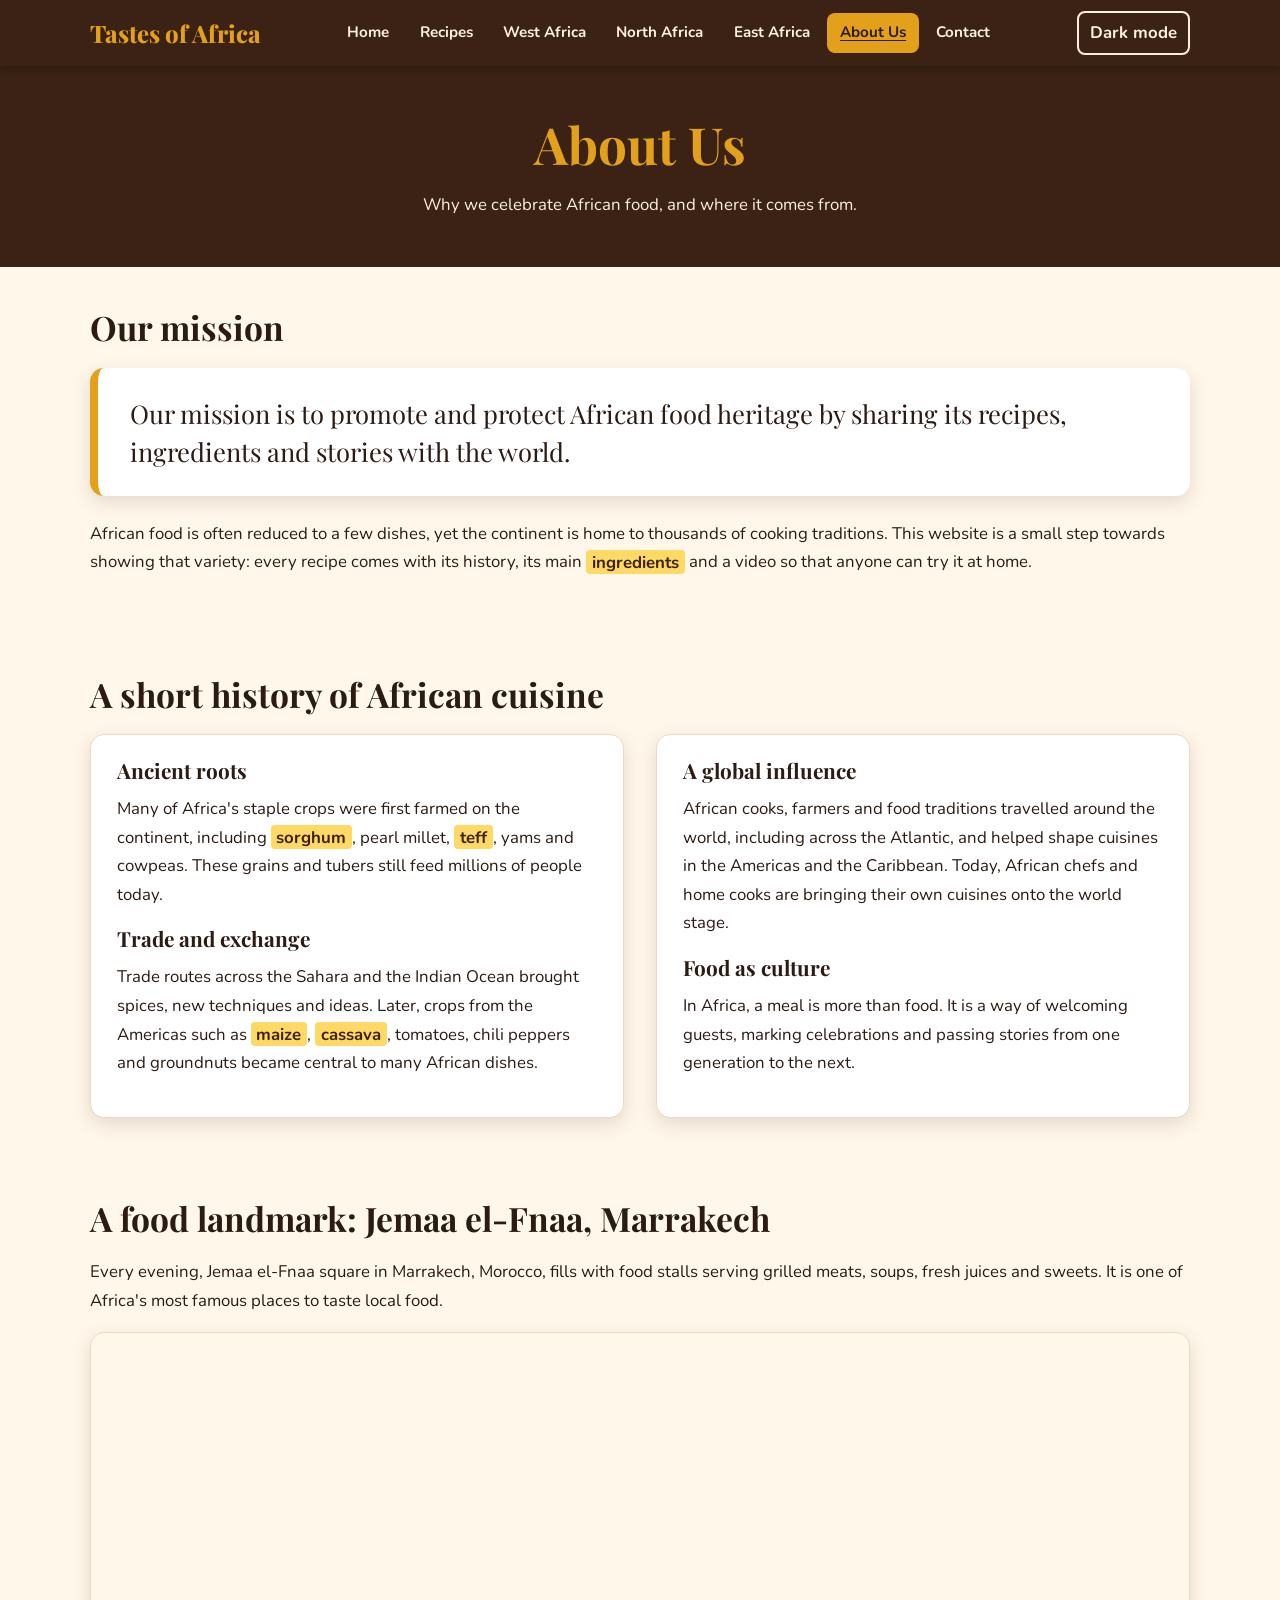
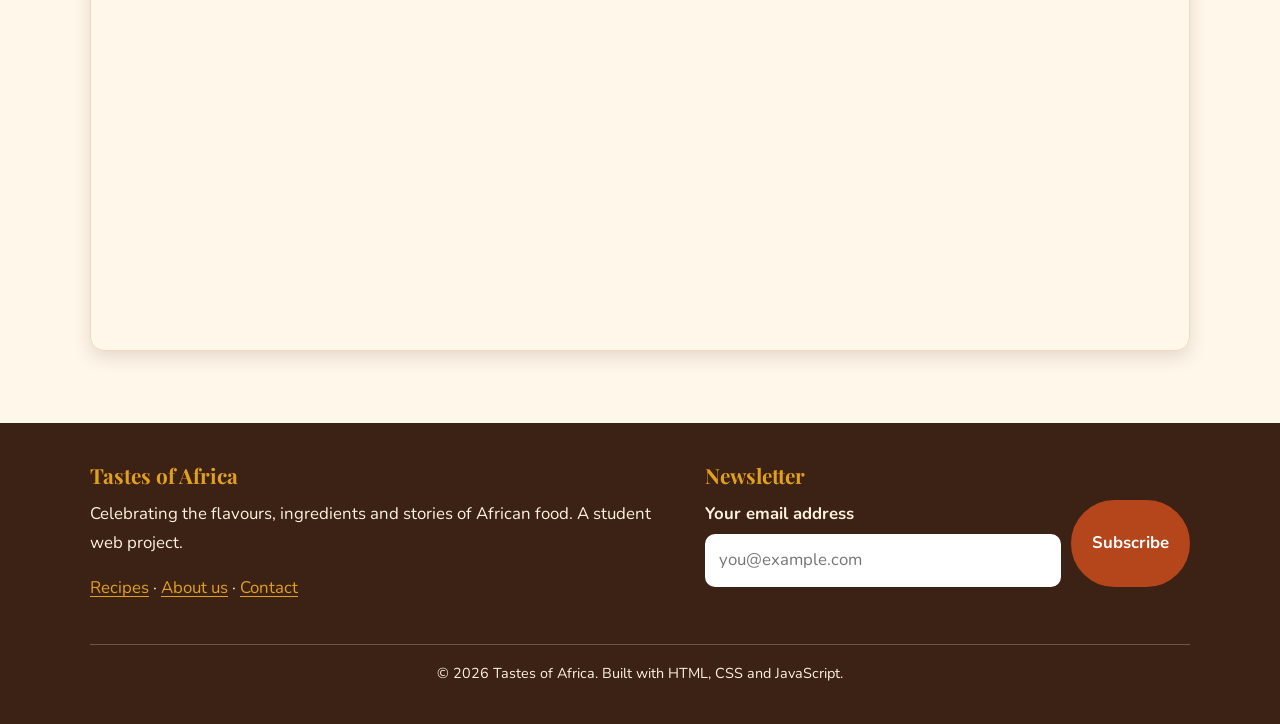
<file: about.html>
<!DOCTYPE html>
<html lang="en">
<head>
  <meta charset="UTF-8">
  <meta name="viewport" content="width=device-width, initial-scale=1">
  <title>About Us | Tastes of Africa</title>
  <meta name="description" content="Our mission to promote African food heritage and a short history of African cuisine.">
  <link rel="preconnect" href="https://fonts.googleapis.com">
  <link rel="preconnect" href="https://fonts.gstatic.com" crossorigin>
  <link href="https://fonts.googleapis.com/css2?family=Nunito:wght@400;600;700;800&family=Playfair+Display:wght@700;800&display=swap" rel="stylesheet">
  <link rel="stylesheet" href="styles.css">
  <script src="script.js" defer></script>
</head>
<body>
  <a class="skip-link" href="#main">Skip to main content</a>
  <header class="site-header">
    <div class="container header-inner">
      <a class="logo" href="index.html">Tastes of Africa</a>
      <nav id="site-nav" class="site-nav" aria-label="Main navigation">
        <ul class="nav-list">
          <li><a href="index.html">Home</a></li>
          <li><a href="recipes.html">Recipes</a></li>
          <li><a href="west-africa.html">West Africa</a></li>
          <li><a href="north-africa.html">North Africa</a></li>
          <li><a href="east-africa.html">East Africa</a></li>
          <li><a href="about.html" aria-current="page">About Us</a></li>
          <li><a href="contact.html">Contact</a></li>
        </ul>
      </nav>
      <div class="header-tools">
        <button type="button" id="theme-toggle" class="icon-btn" aria-pressed="false">Dark mode</button>
        <button type="button" id="menu-toggle" class="icon-btn menu-toggle" aria-expanded="false" aria-controls="site-nav">Menu</button>
      </div>
    </div>
  </header>

  <main id="main">
    <div class="page-hero">
      <div class="container">
        <h1>About Us</h1>
        <p>Why we celebrate African food, and where it comes from.</p>
      </div>
    </div>

    <div class="container">
      <section aria-labelledby="mission-title">
        <h2 id="mission-title">Our mission</h2>
        <blockquote class="mission">
          Our mission is to promote and protect African food heritage by sharing its recipes, ingredients and stories with the world.
        </blockquote>
        <p>African food is often reduced to a few dishes, yet the continent is home to thousands of cooking traditions. This website is a small step towards showing that variety: every recipe comes with its history, its main <mark>ingredients</mark> and a video so that anyone can try it at home.</p>
      </section>

      <section aria-labelledby="history-title">
        <h2 id="history-title">A short history of African cuisine</h2>
        <div class="two-col">
          <div class="panel">
            <h3>Ancient roots</h3>
            <p>Many of Africa's staple crops were first farmed on the continent, including <mark>sorghum</mark>, pearl millet, <mark>teff</mark>, yams and cowpeas. These grains and tubers still feed millions of people today.</p>
            <h3>Trade and exchange</h3>
            <p>Trade routes across the Sahara and the Indian Ocean brought spices, new techniques and ideas. Later, crops from the Americas such as <mark>maize</mark>, <mark>cassava</mark>, tomatoes, chili peppers and groundnuts became central to many African dishes.</p>
          </div>
          <div class="panel">
            <h3>A global influence</h3>
            <p>African cooks, farmers and food traditions travelled around the world, including across the Atlantic, and helped shape cuisines in the Americas and the Caribbean. Today, African chefs and home cooks are bringing their own cuisines onto the world stage.</p>
            <h3>Food as culture</h3>
            <p>In Africa, a meal is more than food. It is a way of welcoming guests, marking celebrations and passing stories from one generation to the next.</p>
          </div>
        </div>
      </section>

      <section aria-labelledby="landmark-title">
        <h2 id="landmark-title">A food landmark: Jemaa el-Fnaa, Marrakech</h2>
        <p>Every evening, Jemaa el-Fnaa square in Marrakech, Morocco, fills with food stalls serving grilled meats, soups, fresh juices and sweets. It is one of Africa's most famous places to taste local food.</p>
        <div class="map"><iframe src="https://www.google.com/maps?q=Jemaa+el-Fnaa%2C+Marrakech%2C+Morocco&amp;output=embed" title="Map of Jemaa el-Fnaa square in Marrakech, Morocco" loading="lazy" referrerpolicy="no-referrer-when-downgrade" allowfullscreen></iframe></div>
      </section>
    </div>
  </main>

  <footer class="site-footer">
    <div class="container">
      <div class="footer-grid">
        <div>
          <h2>Tastes of Africa</h2>
          <p>Celebrating the flavours, ingredients and stories of African food. A student web project.</p>
          <p><a href="recipes.html">Recipes</a> &middot; <a href="about.html">About us</a> &middot; <a href="contact.html">Contact</a></p>
        </div>
        <div>
          <h2>Newsletter</h2>
          <form class="newsletter-form">
            <div class="field-wrap">
              <label for="newsletter-email">Your email address</label>
              <input type="email" id="newsletter-email" name="newsletter-email" placeholder="you@example.com" required>
            </div>
            <button type="submit" class="btn">Subscribe</button>
          </form>
          <p class="newsletter-msg" role="status"></p>
        </div>
      </div>
      <p class="copyright">&copy; 2026 Tastes of Africa. Built with HTML, CSS and JavaScript.</p>
    </div>
  </footer>
</body>
</html>
</file>
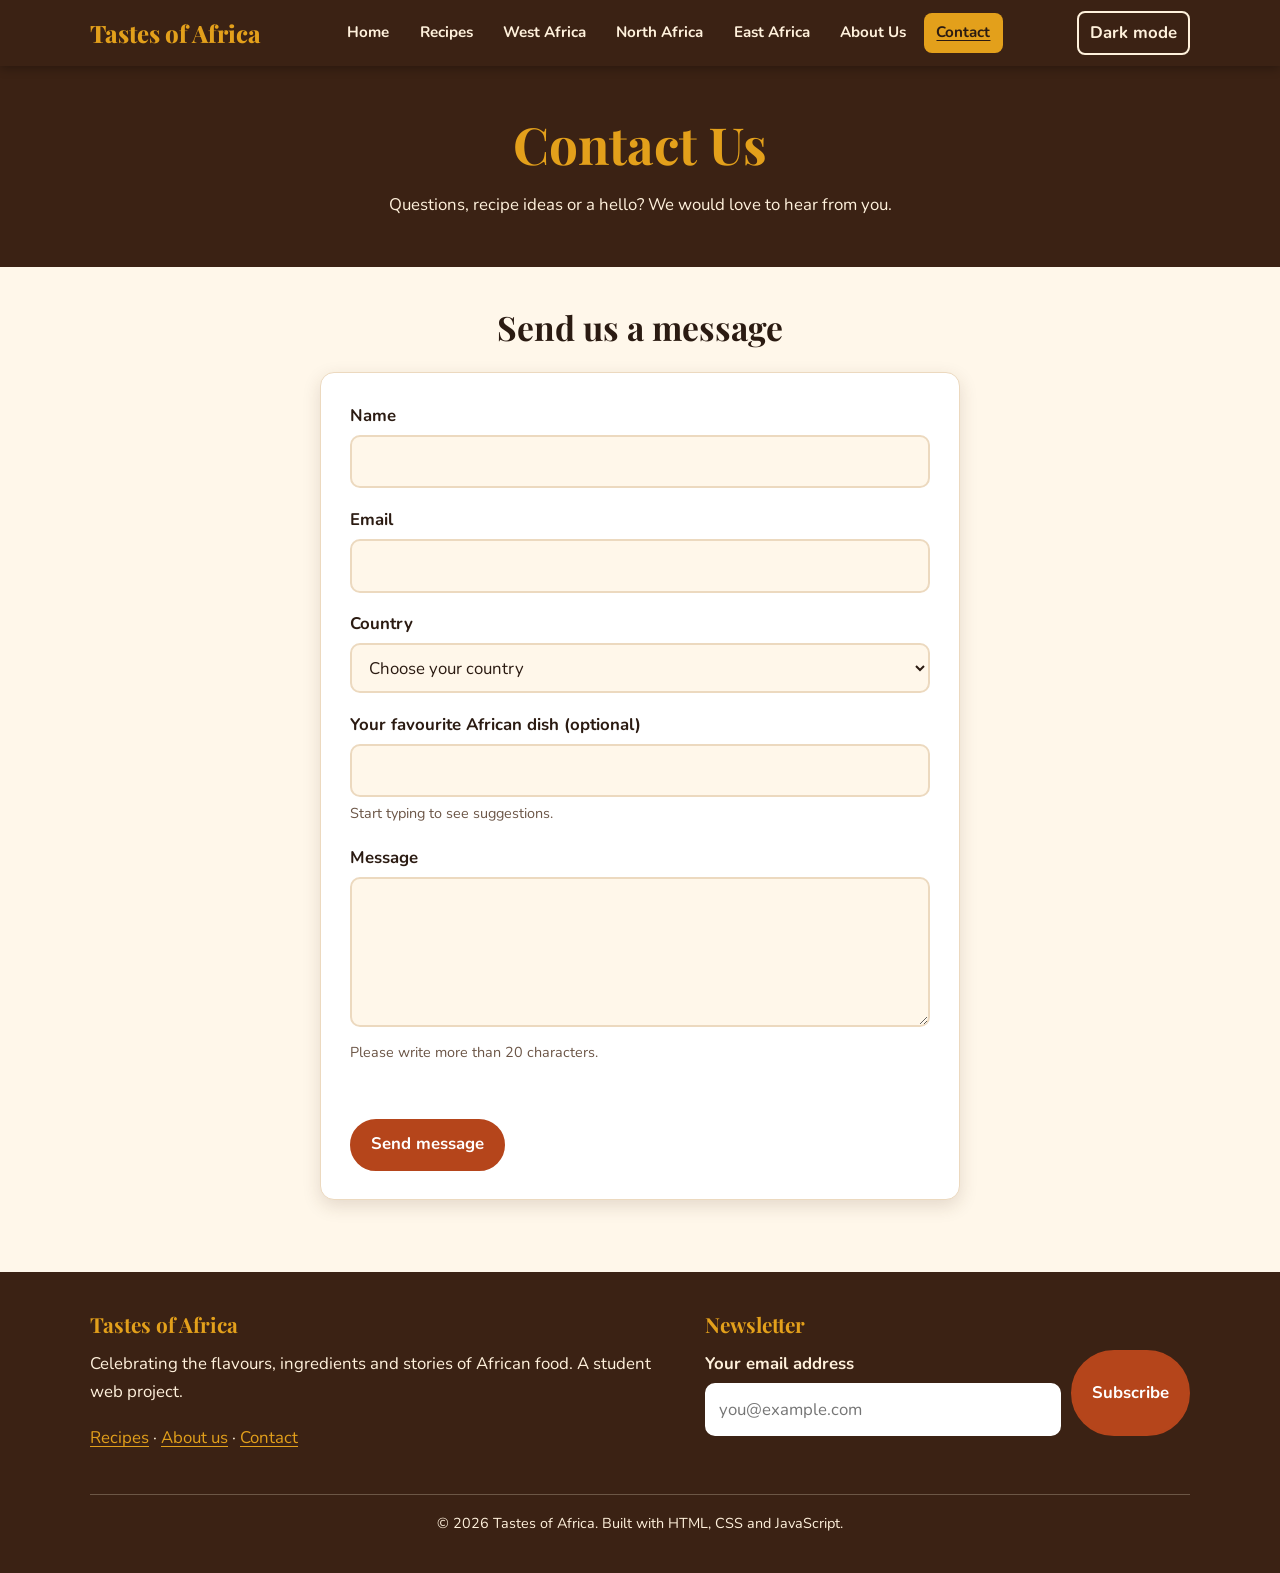
<file: contact.html>
<!DOCTYPE html>
<html lang="en">
<head>
  <meta charset="UTF-8">
  <meta name="viewport" content="width=device-width, initial-scale=1">
  <title>Contact | Tastes of Africa</title>
  <meta name="description" content="Get in touch with the Tastes of Africa team.">
  <link rel="preconnect" href="https://fonts.googleapis.com">
  <link rel="preconnect" href="https://fonts.gstatic.com" crossorigin>
  <link href="https://fonts.googleapis.com/css2?family=Nunito:wght@400;600;700;800&family=Playfair+Display:wght@700;800&display=swap" rel="stylesheet">
  <link rel="stylesheet" href="styles.css">
  <script src="script.js" defer></script>
</head>
<body>
  <a class="skip-link" href="#main">Skip to main content</a>
  <header class="site-header">
    <div class="container header-inner">
      <a class="logo" href="index.html">Tastes of Africa</a>
      <nav id="site-nav" class="site-nav" aria-label="Main navigation">
        <ul class="nav-list">
          <li><a href="index.html">Home</a></li>
          <li><a href="recipes.html">Recipes</a></li>
          <li><a href="west-africa.html">West Africa</a></li>
          <li><a href="north-africa.html">North Africa</a></li>
          <li><a href="east-africa.html">East Africa</a></li>
          <li><a href="about.html">About Us</a></li>
          <li><a href="contact.html" aria-current="page">Contact</a></li>
        </ul>
      </nav>
      <div class="header-tools">
        <button type="button" id="theme-toggle" class="icon-btn" aria-pressed="false">Dark mode</button>
        <button type="button" id="menu-toggle" class="icon-btn menu-toggle" aria-expanded="false" aria-controls="site-nav">Menu</button>
      </div>
    </div>
  </header>

  <main id="main">
    <div class="page-hero">
      <div class="container">
        <h1>Contact Us</h1>
        <p>Questions, recipe ideas or a hello? We would love to hear from you.</p>
      </div>
    </div>

    <section aria-labelledby="form-title">
      <div class="container">
        <h2 id="form-title" class="section-title">Send us a message</h2>

        <form id="contact-form" class="form-card">
          <div class="form-field">
            <label for="name">Name</label>
            <input type="text" id="name" name="name" autocomplete="name" required>
          </div>

          <div class="form-field">
            <label for="email">Email</label>
            <input type="email" id="email" name="email" autocomplete="email" required>
          </div>

          <div class="form-field">
            <label for="country">Country</label>
            <select id="country" name="country" required>
              <option value="" selected disabled>Choose your country</option>
            <option value="Rwanda">Rwanda</option>
            <option value="Nigeria">Nigeria</option>
            <option value="Ghana">Ghana</option>
            <option value="Senegal">Senegal</option>
            <option value="Kenya">Kenya</option>
            <option value="Uganda">Uganda</option>
            <option value="Tanzania">Tanzania</option>
            <option value="Ethiopia">Ethiopia</option>
            <option value="Morocco">Morocco</option>
            <option value="Egypt">Egypt</option>
            <option value="South Africa">South Africa</option>
            <option value="Other">Other</option>
            </select>
          </div>

          <div class="form-field">
            <label for="dish">Your favourite African dish (optional)</label>
            <input type="text" id="dish" name="dish" list="dish-suggestions" autocomplete="off">
            <datalist id="dish-suggestions">
            <option value="Jollof Rice">
            <option value="Injera">
            <option value="Chicken Tagine">
            <option value="Isombe">
            <option value="Bunny Chow">
            <option value="Ugali">
            <option value="Couscous">
            </datalist>
            <p class="hint">Start typing to see suggestions.</p>
          </div>

          <div class="form-field">
            <label for="message">Message</label>
            <textarea id="message" name="message" aria-describedby="message-error" required></textarea>
            <p class="hint">Please write more than 20 characters.</p>
          </div>

          <p id="message-error" class="error-msg" role="alert"></p>
          <button type="submit" class="btn">Send message</button>
        </form>

        <div id="confirmation" class="confirmation hidden" tabindex="-1" role="status">
          <h2>Message sent</h2>
          <p id="confirmation-text"></p>
          <a class="btn" href="index.html">Back to home</a>
        </div>
      </div>
    </section>
  </main>

  <footer class="site-footer">
    <div class="container">
      <div class="footer-grid">
        <div>
          <h2>Tastes of Africa</h2>
          <p>Celebrating the flavours, ingredients and stories of African food. A student web project.</p>
          <p><a href="recipes.html">Recipes</a> &middot; <a href="about.html">About us</a> &middot; <a href="contact.html">Contact</a></p>
        </div>
        <div>
          <h2>Newsletter</h2>
          <form class="newsletter-form">
            <div class="field-wrap">
              <label for="newsletter-email">Your email address</label>
              <input type="email" id="newsletter-email" name="newsletter-email" placeholder="you@example.com" required>
            </div>
            <button type="submit" class="btn">Subscribe</button>
          </form>
          <p class="newsletter-msg" role="status"></p>
        </div>
      </div>
      <p class="copyright">&copy; 2026 Tastes of Africa. Built with HTML, CSS and JavaScript.</p>
    </div>
  </footer>
</body>
</html>
</file>
<file: styles.css>
/* ==========================================================
   Tastes of Africa - styles.css
   Palette inspired by African spices and landscapes:
   terracotta red, mustard yellow, deep earth brown, cream.
   ========================================================== */

/* ---------- Theme colours (light is the default) ---------- */
:root {
  --bg: #fff7ea;
  --surface: #ffffff;
  --text: #2b1b12;
  --muted: #6b5546;
  --primary: #b5451b;       /* terracotta */
  --primary-hover: #8f3412;
  --on-primary: #ffffff;
  --accent: #e3a01b;        /* mustard */
  --earth: #3b2214;         /* deep brown (header, footer) */
  --on-earth: #fff1dc;
  --border: #ecd9bf;
  --mark-bg: #ffd966;
  --mark-text: #3b2214;
  --shadow: 0 6px 18px rgba(74, 44, 26, 0.15);
  --radius: 14px;
}

/* Dark theme: switched by JavaScript with data-theme="dark" */
[data-theme="dark"] {
  --bg: #1d130d;
  --surface: #2a1c13;
  --text: #f6e9d8;
  --muted: #cdb79f;
  --primary: #e07a4d;
  --primary-hover: #f0946a;
  --on-primary: #1d130d;
  --accent: #f0b73a;
  --earth: #120b07;
  --border: #4a3324;
  --mark-bg: #c98f12;
  --mark-text: #1d130d;
  --shadow: 0 6px 18px rgba(0, 0, 0, 0.5);
}

/* ---------- Base ---------- */
*,
*::before,
*::after {
  box-sizing: border-box;
}

html {
  font-size: 100%;
  scroll-behavior: smooth;
}

body {
  margin: 0;
  font-family: "Nunito", system-ui, -apple-system, "Segoe UI", sans-serif;
  font-size: 1.05rem;
  line-height: 1.7;
  color: var(--text);
  background: var(--bg);
}

h1,
h2,
h3 {
  font-family: "Playfair Display", Georgia, serif;
  line-height: 1.2;
  margin: 0 0 0.6em;
}

h1 { font-size: clamp(2rem, 5vw, 3.2rem); }
h2 { font-size: clamp(1.5rem, 3.5vw, 2.1rem); }
h3 { font-size: 1.3rem; }

p { margin: 0 0 1em; }

img {
  max-width: 100%;
  height: auto;
  display: block;
}

a {
  color: var(--primary);
  text-underline-offset: 3px;
}
a:hover { color: var(--primary-hover); }

/* Highlighted ingredients / spices */
mark {
  background: var(--mark-bg);
  color: var(--mark-text);
  padding: 0.05em 0.35em;
  border-radius: 4px;
  font-weight: 700;
}

/* Visible keyboard focus everywhere */
a:focus-visible,
button:focus-visible,
input:focus-visible,
select:focus-visible,
textarea:focus-visible,
summary:focus-visible {
  outline: 3px solid var(--accent);
  outline-offset: 2px;
}

.skip-link {
  position: absolute;
  left: -999px;
  top: 0;
  background: var(--accent);
  color: #000;
  padding: 0.6rem 1rem;
  z-index: 200;
}
.skip-link:focus { left: 0; }

.hidden { display: none !important; }

.container {
  width: min(1100px, 92%);
  margin-inline: auto;
}

section { padding: 2.5rem 0; }

/* ---------- Header and navigation ---------- */
.site-header {
  background: var(--earth);
  color: var(--on-earth);
  position: sticky;
  top: 0;
  z-index: 100;
  box-shadow: 0 2px 10px rgba(0, 0, 0, 0.3);
}

.header-inner {
  display: flex;
  align-items: center;
  justify-content: space-between;
  gap: 1rem;
  padding: 0.7rem 0;
}

.logo {
  font-family: "Playfair Display", Georgia, serif;
  font-size: 1.5rem;
  font-weight: 800;
  color: var(--accent);
  text-decoration: none;
}
.logo:hover { color: #fff; }

.nav-list {
  list-style: none;
  display: flex;
  gap: 0.3rem;
  margin: 0;
  padding: 0;
  flex-wrap: wrap;
}

.nav-list a {
  display: block;
  padding: 0.45rem 0.8rem;
  color: var(--on-earth);
  text-decoration: none;
  border-radius: 8px;
  font-weight: 700;
  font-size: 0.95rem;
  transition: background 0.2s, color 0.2s;
}

/* Hover effect: colour change + underline */
.nav-list a:hover,
.nav-list a[aria-current="page"] {
  background: var(--accent);
  color: #2b1b12;
  text-decoration: underline;
}

.header-tools { display: flex; gap: 0.5rem; align-items: center; }

.icon-btn {
  background: transparent;
  color: var(--on-earth);
  border: 2px solid var(--on-earth);
  border-radius: 8px;
  padding: 0.35rem 0.7rem;
  font: inherit;
  font-weight: 700;
  cursor: pointer;
}
.icon-btn:hover { background: var(--on-earth); color: var(--earth); }

.menu-toggle { display: none; }

/* ---------- Buttons ---------- */
.btn {
  display: inline-block;
  background: var(--primary);
  color: var(--on-primary);
  border: 2px solid var(--primary);
  padding: 0.6rem 1.2rem;
  border-radius: 999px;
  font: inherit;
  font-weight: 700;
  text-decoration: none;
  cursor: pointer;
  transition: transform 0.15s, background 0.2s;
}
.btn:hover {
  background: var(--primary-hover);
  border-color: var(--primary-hover);
  color: var(--on-primary);
  transform: translateY(-2px);
}
.btn-outline {
  background: transparent;
  color: var(--primary);
}
.btn-outline:hover { color: var(--on-primary); }

/* Favorite heart button */
.fav-btn {
  background: var(--surface);
  color: var(--text);
  border: 2px solid var(--border);
  border-radius: 999px;
  padding: 0.5rem 1rem;
  font: inherit;
  font-weight: 700;
  cursor: pointer;
}
.fav-btn .heart { color: #9a9a9a; font-size: 1.1em; transition: color 0.2s; }
.fav-btn:hover { border-color: #d62828; }
.fav-btn.active { border-color: #d62828; }
.fav-btn.active .heart { color: #d62828; }   /* the heart turns red */

/* ---------- Hero ---------- */
.hero {
  color: #fff;
  padding: 4rem 0;
  background:
    linear-gradient(rgba(40, 18, 8, 0.72), rgba(40, 18, 8, 0.72)),
    url("https://img.youtube.com/vi/1zyDUkdVZ0E/hqdefault.jpg") center / cover no-repeat,
    #3b2214;
}

.hero-grid {
  display: grid;
  grid-template-columns: 1fr 1fr;
  gap: 2.5rem;
  align-items: center;
}

.hero h1 { color: #fff; }
.hero .accent { color: var(--accent); }
.hero p { font-size: 1.15rem; max-width: 36ch; }
.hero-actions { display: flex; gap: 0.8rem; flex-wrap: wrap; }
.hero .btn-outline { color: #fff; border-color: #fff; }
.hero .btn-outline:hover { background: #fff; color: #3b2214; }

/* Responsive 16:9 video frame */
.video {
  position: relative;
  aspect-ratio: 16 / 9;
  border-radius: var(--radius);
  overflow: hidden;
  box-shadow: var(--shadow);
  background: #000;
}
.video iframe {
  position: absolute;
  inset: 0;
  width: 100%;
  height: 100%;
  border: 0;
}

.map {
  aspect-ratio: 16 / 9;
  border-radius: var(--radius);
  overflow: hidden;
  box-shadow: var(--shadow);
  border: 1px solid var(--border);
}
.map iframe { width: 100%; height: 100%; border: 0; }

/* ---------- Cards ---------- */
.section-title { text-align: center; margin-bottom: 1.5rem; }
.section-title p { color: var(--muted); max-width: 60ch; margin-inline: auto; }

.card-grid {
  display: grid;
  grid-template-columns: repeat(auto-fit, minmax(240px, 1fr));
  gap: 1.5rem;
}

.card {
  background: var(--surface);
  border: 1px solid var(--border);
  border-radius: var(--radius);
  box-shadow: var(--shadow);
  overflow: hidden;
  display: flex;
  flex-direction: column;
  transition: transform 0.2s, box-shadow 0.2s;
}
.card:hover { transform: translateY(-4px); }

.card figure { margin: 0; position: relative; }
.card figure img {
  width: 100%;
  aspect-ratio: 4 / 3;
  object-fit: cover;
  background: var(--border);
}
.card figcaption {
  position: absolute;
  left: 0;
  right: 0;
  bottom: 0;
  padding: 0.4rem 0.8rem;
  font-size: 0.85rem;
  font-weight: 700;
  color: #fff;
  background: linear-gradient(transparent, rgba(0, 0, 0, 0.75));
}

.card-body { padding: 1rem 1.2rem 1.3rem; display: flex; flex-direction: column; flex: 1; }
.card-body p { color: var(--muted); flex: 1; }
.card-actions { display: flex; gap: 0.6rem; flex-wrap: wrap; align-items: center; }

/* Region cards */
.region-card {
  padding: 1.6rem;
  text-decoration: none;
  color: var(--text);
  border-top: 6px solid var(--accent);
}
.region-card h3 { color: var(--primary); }
.region-card:hover { color: var(--text); }
.region-card .more { font-weight: 700; color: var(--primary); }

/* Trend articles */
.trend-grid {
  display: grid;
  grid-template-columns: repeat(auto-fit, minmax(260px, 1fr));
  gap: 1.5rem;
}
.trend {
  background: var(--surface);
  border-left: 6px solid var(--primary);
  border-radius: var(--radius);
  padding: 1.2rem 1.4rem;
  box-shadow: var(--shadow);
}
.trend h3 { margin-bottom: 0.4em; }
.trend p { margin: 0; color: var(--muted); }

/* ---------- Filters (recipes page) ---------- */
.filters {
  display: flex;
  flex-wrap: wrap;
  gap: 0.6rem;
  justify-content: center;
  margin-bottom: 1.2rem;
}
.filter-btn {
  background: var(--surface);
  color: var(--text);
  border: 2px solid var(--primary);
  border-radius: 999px;
  padding: 0.5rem 1.1rem;
  font: inherit;
  font-weight: 700;
  cursor: pointer;
}
.filter-btn:hover { background: var(--border); }
.filter-btn.active {
  background: var(--primary);
  color: var(--on-primary);
}
.fav-summary { text-align: center; color: var(--muted); }

/* ---------- Page headings ---------- */
.page-hero {
  background: var(--earth);
  color: var(--on-earth);
  text-align: center;
  padding: 3rem 0;
}
.page-hero h1 { color: var(--accent); margin-bottom: 0.3em; }
.page-hero p { margin: 0 auto; max-width: 60ch; }

/* ---------- Recipe pages ---------- */
.breadcrumb { font-size: 0.95rem; color: var(--muted); }
.recipe-head {
  display: flex;
  justify-content: space-between;
  align-items: flex-start;
  gap: 1rem;
  flex-wrap: wrap;
}
.recipe-hero {
  margin: 0 0 1rem;
  border-radius: var(--radius);
  overflow: hidden;
  box-shadow: var(--shadow);
}
.recipe-hero img { width: 100%; max-height: 420px; object-fit: cover; background: var(--border); }
.recipe-hero figcaption {
  padding: 0.6rem 1rem;
  background: var(--surface);
  color: var(--muted);
  font-size: 0.92rem;
}

.recipe-layout {
  display: grid;
  grid-template-columns: 1fr 1fr;
  gap: 2rem;
}

.panel {
  background: var(--surface);
  border: 1px solid var(--border);
  border-radius: var(--radius);
  padding: 1.4rem 1.6rem;
  box-shadow: var(--shadow);
}

table {
  width: 100%;
  border-collapse: collapse;
}
caption {
  text-align: left;
  font-weight: 700;
  padding-bottom: 0.5rem;
  color: var(--muted);
}
th,
td {
  text-align: left;
  padding: 0.6rem 0.8rem;
  border-bottom: 1px solid var(--border);
}
thead th { background: var(--primary); color: var(--on-primary); }
tbody th { width: 40%; color: var(--primary); }

.servings {
  display: flex;
  align-items: center;
  gap: 0.6rem;
  margin-bottom: 1rem;
  flex-wrap: wrap;
}
.servings input { width: 5rem; }

.ingredients { padding-left: 1.2rem; margin: 0; }
.ingredients li { margin-bottom: 0.35rem; }
.ingredients .amount { font-weight: 800; color: var(--primary); }

details {
  background: var(--surface);
  border: 1px solid var(--border);
  border-radius: 10px;
  margin-bottom: 0.8rem;
  box-shadow: var(--shadow);
}
summary {
  cursor: pointer;
  padding: 0.8rem 1.1rem;
  font-weight: 800;
  color: var(--primary);
  list-style-position: inside;
}
details[open] summary { border-bottom: 1px solid var(--border); }
details ol { margin: 0; padding: 1rem 1.2rem 1rem 2.4rem; }
details li { margin-bottom: 0.5rem; }

.recipe-nav {
  display: flex;
  justify-content: space-between;
  gap: 1rem;
  flex-wrap: wrap;
}

/* ---------- Region pages ---------- */
.two-col {
  display: grid;
  grid-template-columns: 1fr 1fr;
  gap: 2rem;
}
.tag-list { list-style: none; padding: 0; display: flex; flex-wrap: wrap; gap: 0.5rem; margin: 0 0 1rem; }
.tag-list li {
  background: var(--border);
  padding: 0.25rem 0.8rem;
  border-radius: 999px;
  font-weight: 700;
  font-size: 0.92rem;
}

/* ---------- About ---------- */
.mission {
  background: var(--surface);
  border-left: 8px solid var(--accent);
  padding: 1.6rem 2rem;
  border-radius: var(--radius);
  box-shadow: var(--shadow);
  font-family: "Playfair Display", Georgia, serif;
  font-size: clamp(1.2rem, 2.8vw, 1.6rem);
  line-height: 1.5;
  margin: 0 0 1.5rem;
}

/* ---------- Forms ---------- */
.form-card {
  background: var(--surface);
  border: 1px solid var(--border);
  border-radius: var(--radius);
  padding: 1.8rem;
  box-shadow: var(--shadow);
  max-width: 640px;
  margin-inline: auto;
}

.form-field { margin-bottom: 1.1rem; }
label { display: block; font-weight: 700; margin-bottom: 0.3rem; }

input,
select,
textarea {
  width: 100%;
  font: inherit;
  color: var(--text);
  background: var(--bg);
  border: 2px solid var(--border);
  border-radius: 10px;
  padding: 0.65rem 0.8rem;
  transition: border-color 0.2s, box-shadow 0.2s;
}
textarea { min-height: 150px; resize: vertical; }

/* Focus states: border glow */
input:focus,
select:focus,
textarea:focus {
  outline: none;
  border-color: var(--primary);
  box-shadow: 0 0 0 4px rgba(227, 160, 27, 0.45);
}

.error-msg {
  color: #b42318;
  font-weight: 700;
  min-height: 1.4em;
  margin: 0 0 0.8rem;
}
[data-theme="dark"] .error-msg { color: #ff9b8f; }

.hint { color: var(--muted); font-size: 0.9rem; margin-top: 0.25rem; }

.confirmation {
  text-align: center;
  background: var(--surface);
  border: 3px solid var(--accent);
  border-radius: var(--radius);
  padding: 2.4rem 1.6rem;
  max-width: 640px;
  margin-inline: auto;
  box-shadow: var(--shadow);
}
.confirmation h2 { color: var(--primary); }

/* ---------- Footer ---------- */
.site-footer {
  background: var(--earth);
  color: var(--on-earth);
  padding: 2.5rem 0 1.5rem;
  margin-top: 2rem;
}
.footer-grid {
  display: grid;
  grid-template-columns: 1.2fr 1fr;
  gap: 2rem;
  align-items: start;
}
.site-footer h2 { font-size: 1.3rem; color: var(--accent); }
.site-footer a { color: var(--accent); }
.site-footer input {
  background: #fff;
  color: #2b1b12;
  border-color: #fff;
}
.newsletter-form { display: flex; gap: 0.6rem; flex-wrap: wrap; }
.newsletter-form .field-wrap { flex: 1 1 200px; }
.newsletter-form label { color: var(--on-earth); }
.newsletter-msg { margin: 0.6rem 0 0; font-weight: 700; min-height: 1.4em; }
.copyright {
  border-top: 1px solid rgba(255, 241, 220, 0.25);
  margin-top: 1.5rem;
  padding-top: 1rem;
  font-size: 0.9rem;
  text-align: center;
}

/* ---------- Responsive ---------- */
@media (max-width: 900px) {
  .menu-toggle { display: inline-block; }

  .site-nav {
    display: none;
    position: absolute;
    left: 0;
    right: 0;
    top: 100%;
    background: var(--earth);
    padding: 0.6rem 4%;
    box-shadow: 0 8px 16px rgba(0, 0, 0, 0.35);
  }
  .site-nav.open { display: block; }
  .nav-list { flex-direction: column; }

  .hero-grid,
  .recipe-layout,
  .two-col,
  .footer-grid { grid-template-columns: 1fr; }

  .hero { padding: 2.5rem 0; }
}

@media (max-width: 480px) {
  body { font-size: 1rem; }
  section { padding: 1.8rem 0; }
  .panel,
  .form-card { padding: 1.1rem; }
  .logo { font-size: 1.25rem; }
}

@media (prefers-reduced-motion: reduce) {
  * { transition: none !important; scroll-behavior: auto !important; }
  .card:hover,
  .btn:hover { transform: none; }
}
</file>
